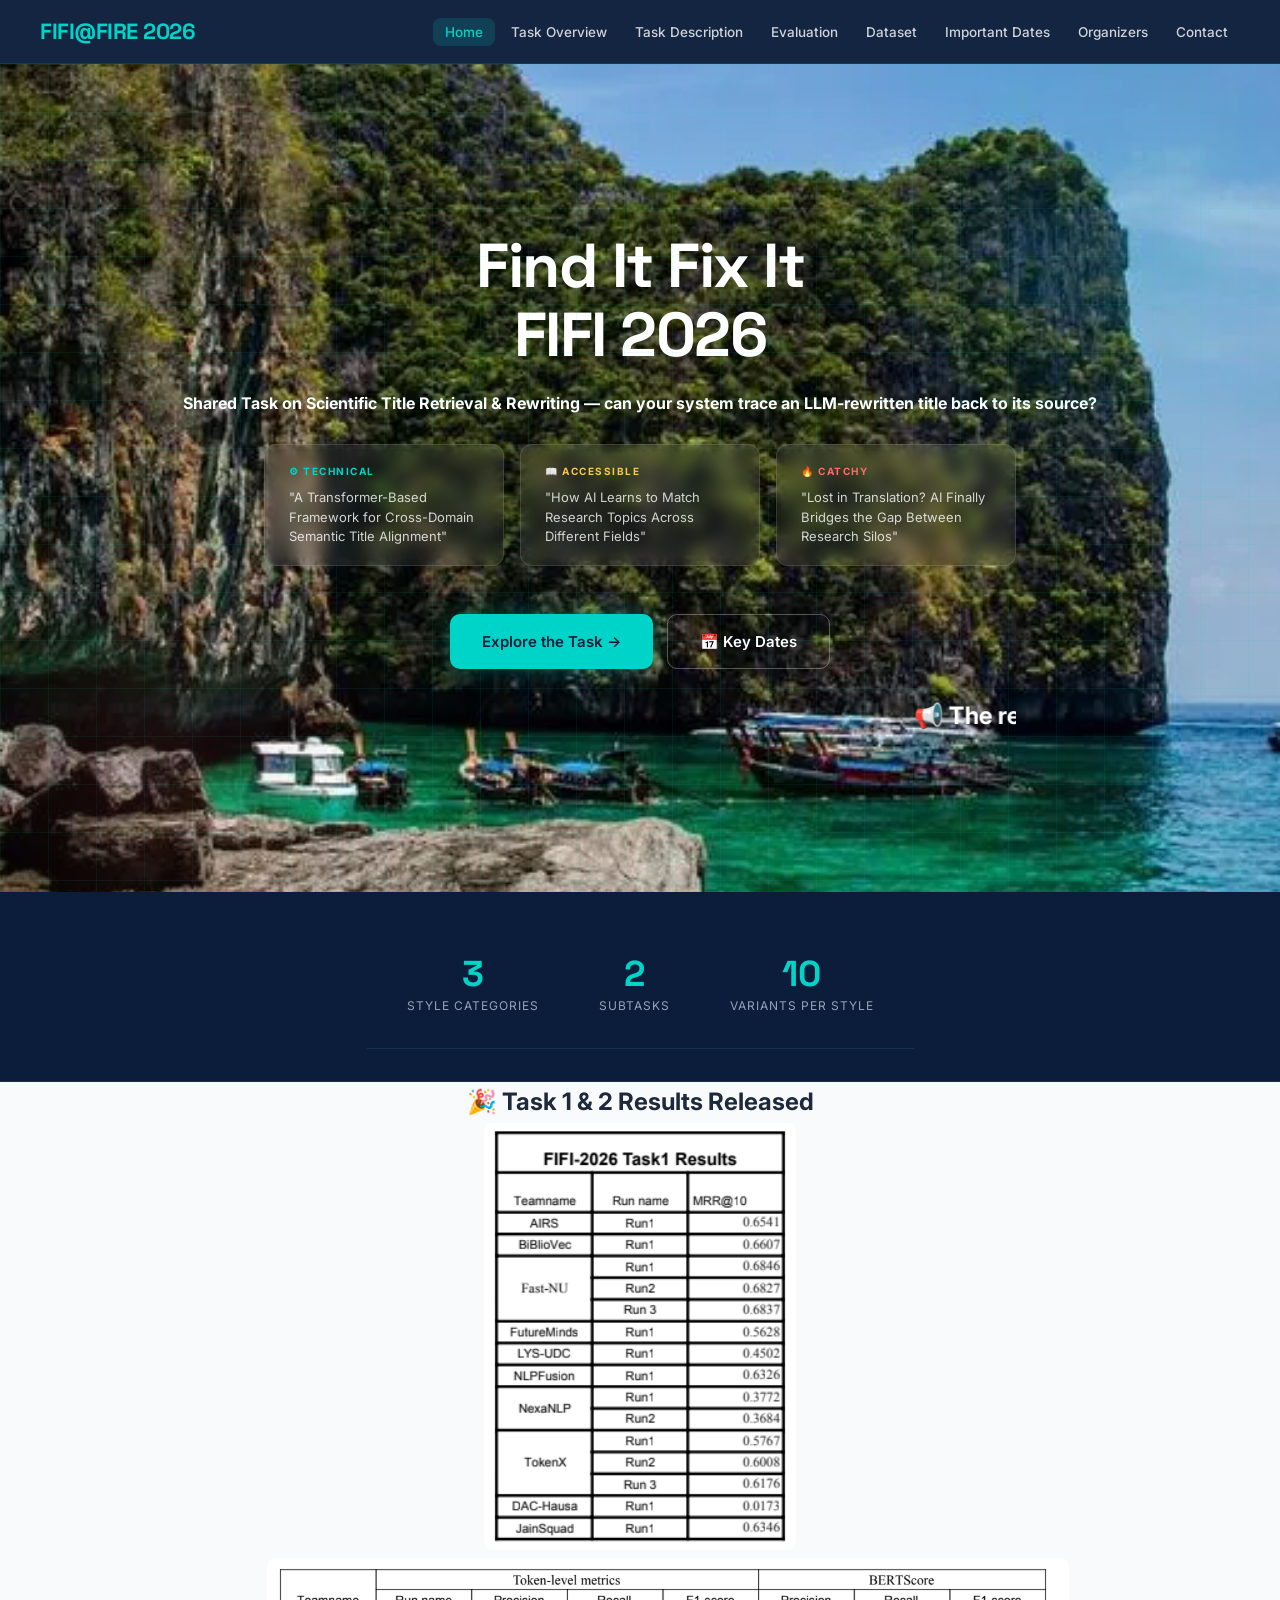
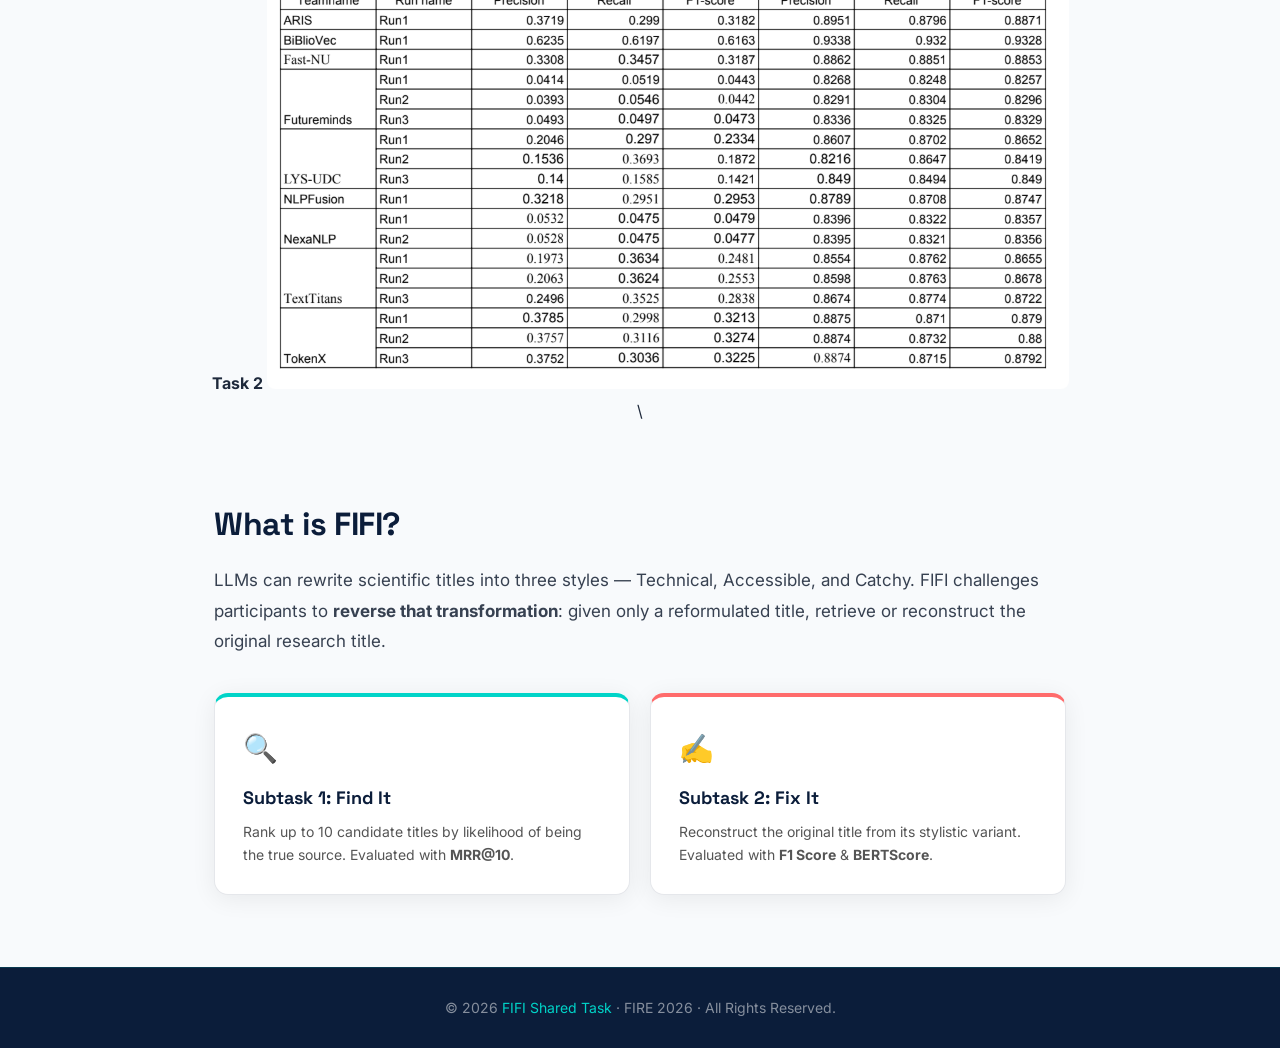
<file: index.html>
<!DOCTYPE html>
<html lang="en">
<head>
  <meta charset="UTF-8">
  <meta name="viewport" content="width=device-width, initial-scale=1.0">
  <title>FIFI 2026 — Scientific Title Retrieval & Rewriting</title>
  <link rel="stylesheet" href="style.css">
</head>
<body>

<nav>
  <div class="logo">FIFI@FIRE 2026</div>
  <ul>
    <li><a href="index.html" class="active">Home</a></li>
    <li><a href="overview.html">Task Overview</a></li>
    <li><a href="task.html">Task Description</a></li>
    <li><a href="eval.html">Evaluation</a></li>
    <li><a href="dataset.html">Dataset</a></li>
    <li><a href="dates.html">Important Dates</a></li>
    <li><a href="organizers.html">Organizers</a></li>
    <li><a href="contact.html">Contact</a></li>
  </ul>
</nav>


<section class="hero" style="
    background-image: url('4a.jpg');
    background-size: cover;
    background-position: center;">
  <div class="hero-blob"></div>
 <h1>Find It Fix It <br>FIFI 2026</h1>
 <p><strong><font color='white' font-size= '14px'>
      Shared Task on Scientific Title Retrieval &amp; Rewriting — 
      can your system trace an LLM-rewritten title back to its source?
    </font></strong></p><br>
  <div class="hero-content">
  

    <!-- Signature element: animated floating title-style cards -->
    <div class="title-cards">
      <div class="tc">
        <div class="tc-label technical">⚙ Technical</div>
        <p>"A Transformer-Based Framework for Cross-Domain Semantic Title Alignment"</p>
      </div>
      <div class="tc">
        <div class="tc-label accessible">📖 Accessible</div>
        <p>"How AI Learns to Match Research Topics Across Different Fields"</p>
      </div>
      <div class="tc">
        <div class="tc-label catchy">🔥 Catchy</div>
        <p>"Lost in Translation? AI Finally Bridges the Gap Between Research Silos"</p>
      </div>
    </div>

    <div class="hero-btns">
    
      <a href="overview.html" class="btn btn-primary">Explore the Task →</a>
      <a href="dates.html" class="btn btn-outline">📅 Key Dates</a>
    </div>
<br>
    <marquee><font color='white'><h2>📢 The results for Task 2 are now available (Scroll Down)</h2></font></marquee>
     
  </div>
</section>

<!-- Stats strip -->
<div class="stats-strip">

  
<div class="stats-strip">
  <div class="stat">
    <div class="stat-num">3</div>
    <div class="stat-label">Style categories</div>
  </div>
  <div class="stat">
    <div class="stat-num">2</div>
    <div class="stat-label">Subtasks</div>
  </div>
  <div class="stat">
    <div class="stat-num">10</div>
    <div class="stat-label">Variants per style</div>
  </div>
</div>
</div>

  <div style="text-align: center;">
    <h2>
        🎉 Task 1 & 2 Results Released
    </h2>

  <div class='row'>
    <div class=col-md-4>
      <img src="image.png"
           alt="Task 2 Results"
           style="max-width: 100%; height: auto; border-radius: 8px;"/>
    </div>
    <div class=col-md-4>
      <b> Task 2</b>
      <img src="task2-result.png"
           alt="Task 2 Results"
         style="max-width: 100%; height: auto; border-radius: 8px;"/>
    </div>\
  </div>
    
</div>


<!-- Quick-glance section -->
<section style="max-width:900px;margin:0 auto;padding:72px 24px;">
  <h2 style="font-family:'Space Grotesk',sans-serif;font-size:32px;font-weight:800;color:#0b1d3a;margin-bottom:14px;letter-spacing:-0.5px;">
    What is FIFI?
  </h2>
  <p style="font-size:17px;color:#374151;line-height:1.8;margin-bottom:36px;">
    LLMs can rewrite scientific titles into three styles — Technical, Accessible, and Catchy. 
    FIFI challenges participants to <strong>reverse that transformation</strong>: given only 
    a reformulated title, retrieve or reconstruct the original research title.
  </p>

  <div style="display:grid;grid-template-columns:1fr 1fr;gap:20px;">
    <div style="background:white;border-radius:14px;padding:28px;border:1px solid #e5e7eb;box-shadow:0 4px 24px rgba(0,0,0,0.07);border-top:4px solid #00d4c8;">
      <div style="font-size:28px;margin-bottom:10px;">🔍</div>
      <h3 style="font-family:'Space Grotesk',sans-serif;font-size:18px;font-weight:700;color:#0b1d3a;margin-bottom:8px;">Subtask 1: Find It</h3>
      <p style="font-size:14px;color:#555;line-height:1.6;">Rank up to 10 candidate titles by likelihood of being the true source. Evaluated with <strong>MRR@10</strong>.</p>
    </div>
    <div style="background:white;border-radius:14px;padding:28px;border:1px solid #e5e7eb;box-shadow:0 4px 24px rgba(0,0,0,0.07);border-top:4px solid #ff6b6b;">
      <div style="font-size:28px;margin-bottom:10px;">✍️</div>
      <h3 style="font-family:'Space Grotesk',sans-serif;font-size:18px;font-weight:700;color:#0b1d3a;margin-bottom:8px;">Subtask 2: Fix It</h3>
      <p style="font-size:14px;color:#555;line-height:1.6;">Reconstruct the original title from its stylistic variant. Evaluated with <strong>F1 Score</strong> &amp; <strong>BERTScore</strong>.</p>
    </div>
  </div>
</section>

<footer>
  <p>© 2026 <span>FIFI Shared Task</span> · FIRE 2026 · All Rights Reserved.</p>
</footer>

</body>
</html>
</file>
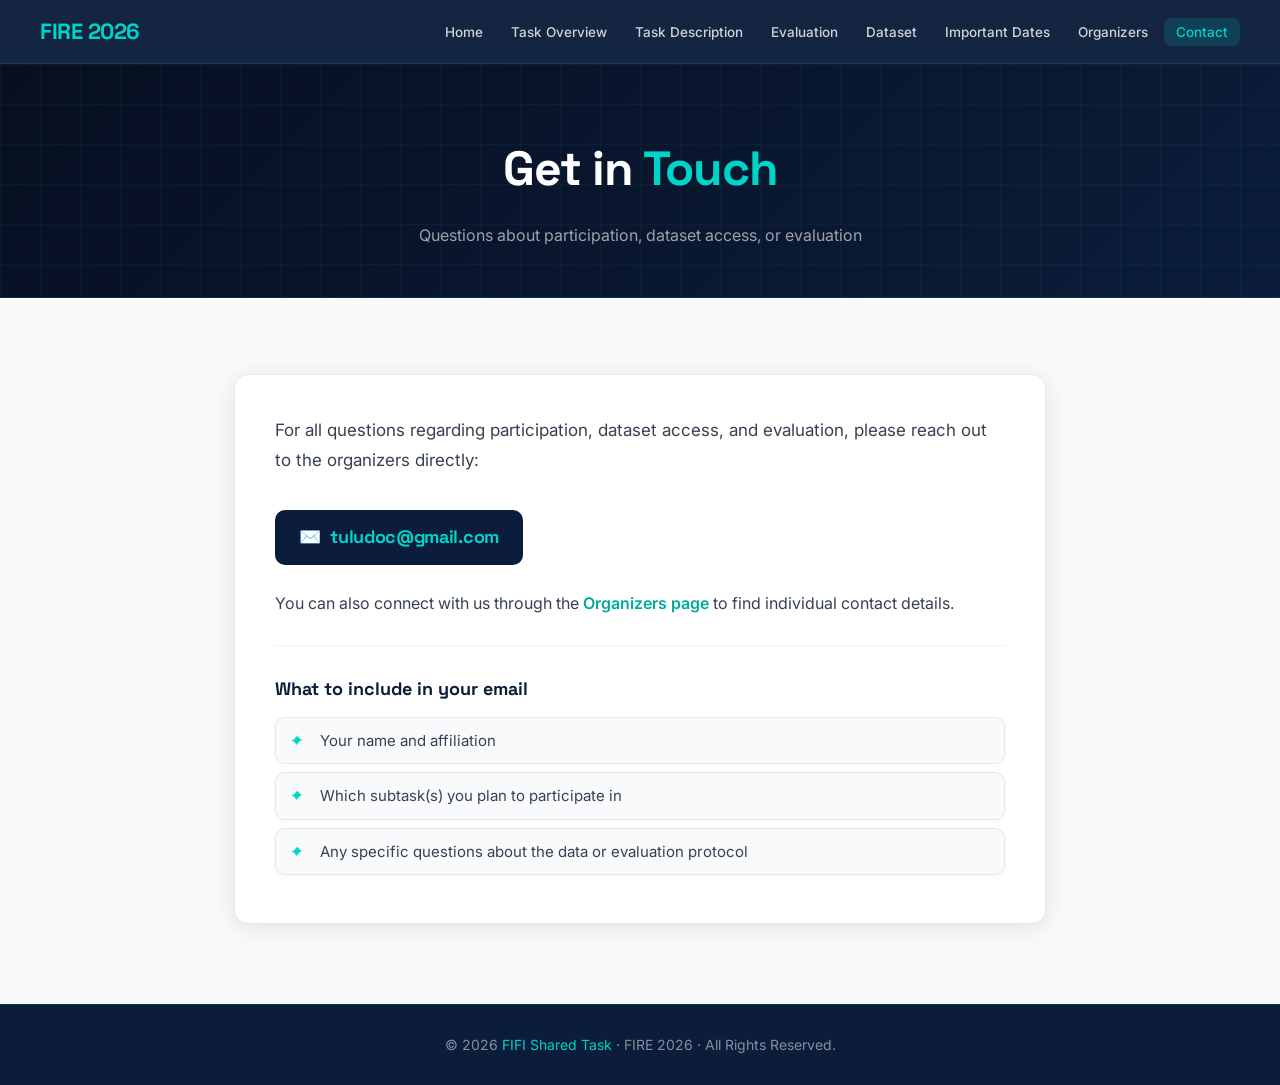
<file: contact.html>
<!DOCTYPE html>
<html lang="en">
<head>
  <meta charset="UTF-8">
  <meta name="viewport" content="width=device-width, initial-scale=1.0">
  <title>Contact — FIFI 2026</title>
  <link rel="stylesheet" href="style.css">
</head>
<body>

<nav>
  <div class="logo">FIRE 2026</div>
  <ul>
    <li><a href="index.html">Home</a></li>
    <li><a href="overview.html">Task Overview</a></li>
    <li><a href="task.html">Task Description</a></li>
    <li><a href="eval.html">Evaluation</a></li>
    <li><a href="dataset.html">Dataset</a></li>
    <li><a href="dates.html">Important Dates</a></li>
    <li><a href="organizers.html">Organizers</a></li>
    <li><a href="contact.html" class="active">Contact</a></li>
  </ul>
</nav>

<div class="page-hero">
  <h1>Get in <span class="accent">Touch</span></h1>
  <p>Questions about participation, dataset access, or evaluation</p>
</div>

<section class="content">

  <div class="contact-box">
    <p style="font-size:17px;color:#374151;">
      For all questions regarding participation, dataset access, and evaluation, 
      please reach out to the organizers directly:
    </p>

    <div class="email-badge">
      ✉️ &nbsp;tuludoc@gmail.com
    </div>

    <p>
      You can also connect with us through the 
      <a href="organizers.html">Organizers page</a> to find individual contact details.
    </p>

    <hr style="border:none;border-top:1px solid #f0f0f0;margin:28px 0;">

    <h3 style="font-family:'Space Grotesk',sans-serif;font-size:18px;font-weight:700;color:#0b1d3a;margin-bottom:12px;">What to include in your email</h3>
    <ul style="list-style:none;margin:0;padding:0;">
      <li style="padding:10px 16px 10px 44px;background:#f8fafc;border-radius:10px;margin-bottom:8px;border:1px solid #e5e7eb;font-size:15px;color:#374151;position:relative;">
        <span style="position:absolute;left:14px;color:#00d4c8;">✦</span>
        Your name and affiliation
      </li>
      <li style="padding:10px 16px 10px 44px;background:#f8fafc;border-radius:10px;margin-bottom:8px;border:1px solid #e5e7eb;font-size:15px;color:#374151;position:relative;">
        <span style="position:absolute;left:14px;color:#00d4c8;">✦</span>
        Which subtask(s) you plan to participate in
      </li>
      <li style="padding:10px 16px 10px 44px;background:#f8fafc;border-radius:10px;margin-bottom:8px;border:1px solid #e5e7eb;font-size:15px;color:#374151;position:relative;">
        <span style="position:absolute;left:14px;color:#00d4c8;">✦</span>
        Any specific questions about the data or evaluation protocol
      </li>
    </ul>
  </div>

</section>

<footer>
  <p>© 2026 <span>FIFI Shared Task</span> · FIRE 2026 · All Rights Reserved.</p>
</footer>

</body>
</html>
</file>
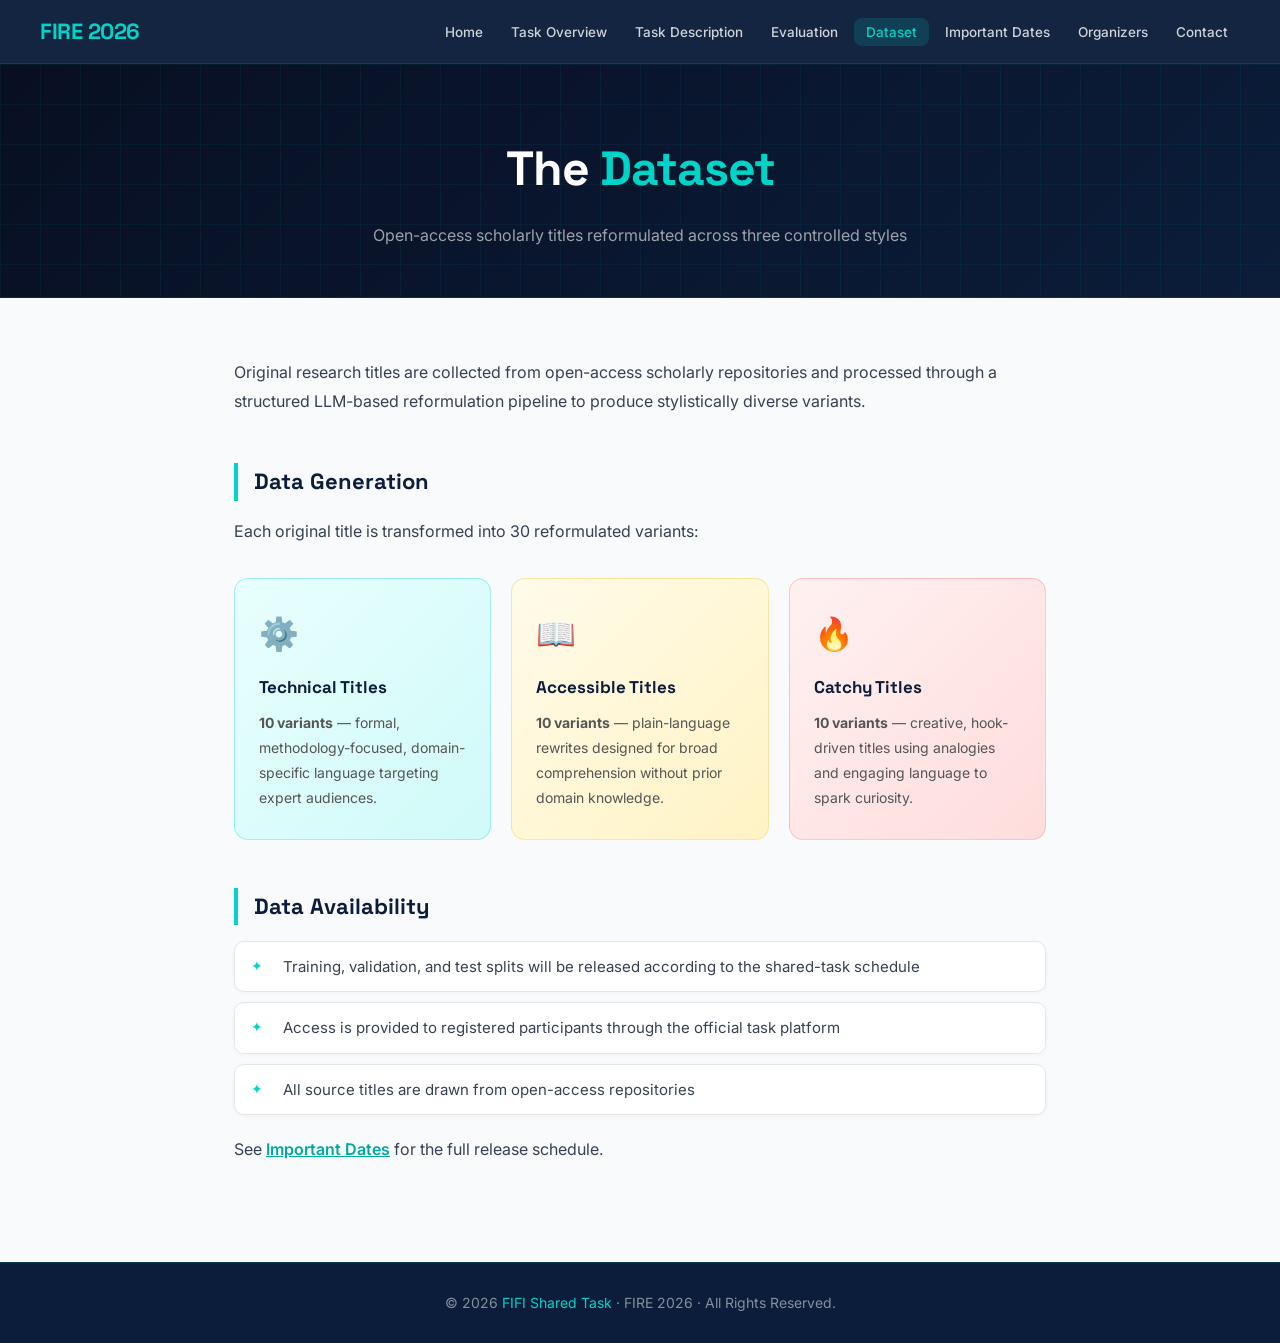
<file: dataset.html>
<!DOCTYPE html>
<html lang="en">
<head>
  <meta charset="UTF-8">
  <meta name="viewport" content="width=device-width, initial-scale=1.0">
  <title>Dataset — FIFI 2026</title>
  <link rel="stylesheet" href="style.css">
</head>
<body>

<nav>
  <div class="logo">FIRE 2026</div>
  <ul>
    <li><a href="index.html">Home</a></li>
    <li><a href="overview.html">Task Overview</a></li>
    <li><a href="task.html">Task Description</a></li>
    <li><a href="eval.html">Evaluation</a></li>
    <li><a href="dataset.html" class="active">Dataset</a></li>
    <li><a href="dates.html">Important Dates</a></li>
    <li><a href="organizers.html">Organizers</a></li>
    <li><a href="contact.html">Contact</a></li>
  </ul>
</nav>

<div class="page-hero">
  <h1>The <span class="accent">Dataset</span></h1>
  <p>Open-access scholarly titles reformulated across three controlled styles</p>
</div>

<section class="content">

  <p>
    Original research titles are collected from open-access scholarly repositories 
    and processed through a structured LLM-based reformulation pipeline to produce 
    stylistically diverse variants.
  </p>

  <h2>Data Generation</h2>

  <p>Each original title is transformed into 30 reformulated variants:</p>

  <div class="style-cards">
    <div class="style-card technical">
      <div class="sc-icon">⚙️</div>
      <h3>Technical Titles</h3>
      <p><strong>10 variants</strong> — formal, methodology-focused, domain-specific language targeting expert audiences.</p>
    </div>
    <div class="style-card accessible">
      <div class="sc-icon">📖</div>
      <h3>Accessible Titles</h3>
      <p><strong>10 variants</strong> — plain-language rewrites designed for broad comprehension without prior domain knowledge.</p>
    </div>
    <div class="style-card catchy">
      <div class="sc-icon">🔥</div>
      <h3>Catchy Titles</h3>
      <p><strong>10 variants</strong> — creative, hook-driven titles using analogies and engaging language to spark curiosity.</p>
    </div>
  </div>

  <h2>Data Availability</h2>

  <ul>
    <li>Training, validation, and test splits will be released according to the shared-task schedule</li>
    <li>Access is provided to registered participants through the official task platform</li>
    <li>All source titles are drawn from open-access repositories</li>
  </ul>

  <p>
    See <a href="dates.html" style="color:var(--teal2);font-weight:600;">Important Dates</a> for the full release schedule.
  </p>

</section>

<footer>
  <p>© 2026 <span>FIFI Shared Task</span> · FIRE 2026 · All Rights Reserved.</p>
</footer>

</body>
</html>
</file>
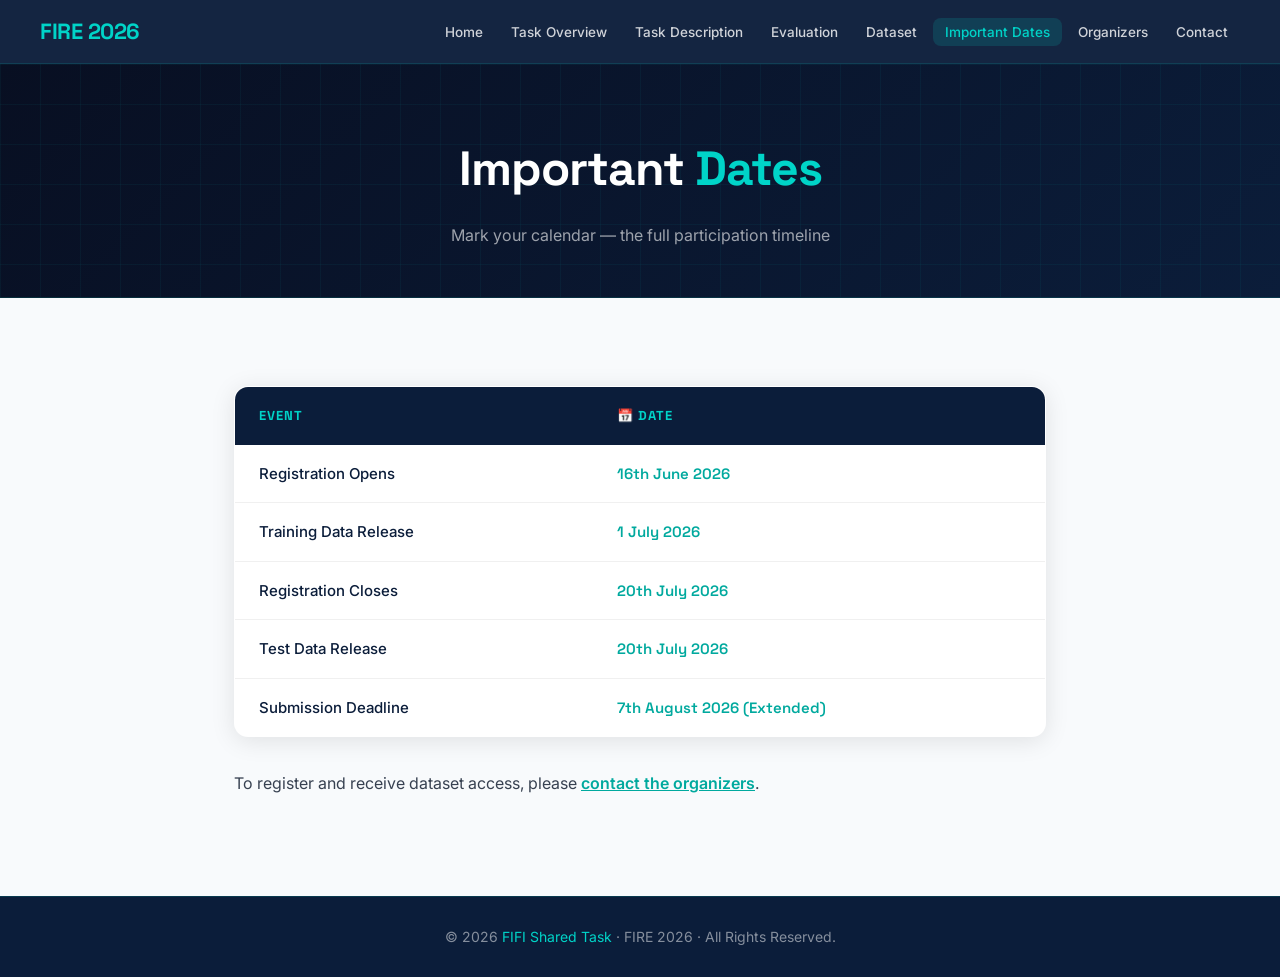
<file: dates.html>
<!DOCTYPE html>
<html lang="en">
<head>
  <meta charset="UTF-8">
  <meta name="viewport" content="width=device-width, initial-scale=1.0">
  <title>Important Dates — FIFI 2026</title>
  <link rel="stylesheet" href="style.css">
</head>
<body>

<nav>
  <div class="logo">FIRE 2026</div>
  <ul>
    <li><a href="index.html">Home</a></li>
    <li><a href="overview.html">Task Overview</a></li>
    <li><a href="task.html">Task Description</a></li>
    <li><a href="eval.html">Evaluation</a></li>
    <li><a href="dataset.html">Dataset</a></li>
    <li><a href="dates.html" class="active">Important Dates</a></li>
    <li><a href="organizers.html">Organizers</a></li>
    <li><a href="contact.html">Contact</a></li>
  </ul>
</nav>

<div class="page-hero">
  <h1>Important <span class="accent">Dates</span></h1>
  <p>Mark your calendar — the full participation timeline</p>
</div>

<section class="content">

  <table class="dates-table">
    <thead>
      <tr>
        <th>Event</th>
        <th>📅 Date</th>
      </tr>
    </thead>
    <tbody>
      <tr>
        <td>Registration Opens</td>
        <td>16th June 2026</td>
      </tr>
      <tr>
        <td>Training Data Release</td>
        <td>1 July 2026</td>
      </tr>
      <tr>
        <td>Registration Closes</td>
        <td>20th July 2026</td>
      </tr>
      <tr>
        <td>Test Data Release</td>
        <td>20th July 2026</td>
      </tr>
      <tr>
        <td>Submission Deadline</td>
        <td>7th August 2026 (Extended)</td>
      </tr>
    </tbody>
  </table>

  <p style="margin-top:32px;">
    To register and receive dataset access, please <a href="contact.html" style="color:var(--teal2);font-weight:600;">contact the organizers</a>.
  </p>

</section>

<footer>
  <p>© 2026 <span>FIFI Shared Task</span> · FIRE 2026 · All Rights Reserved.</p>
</footer>

</body>
</html>
</file>
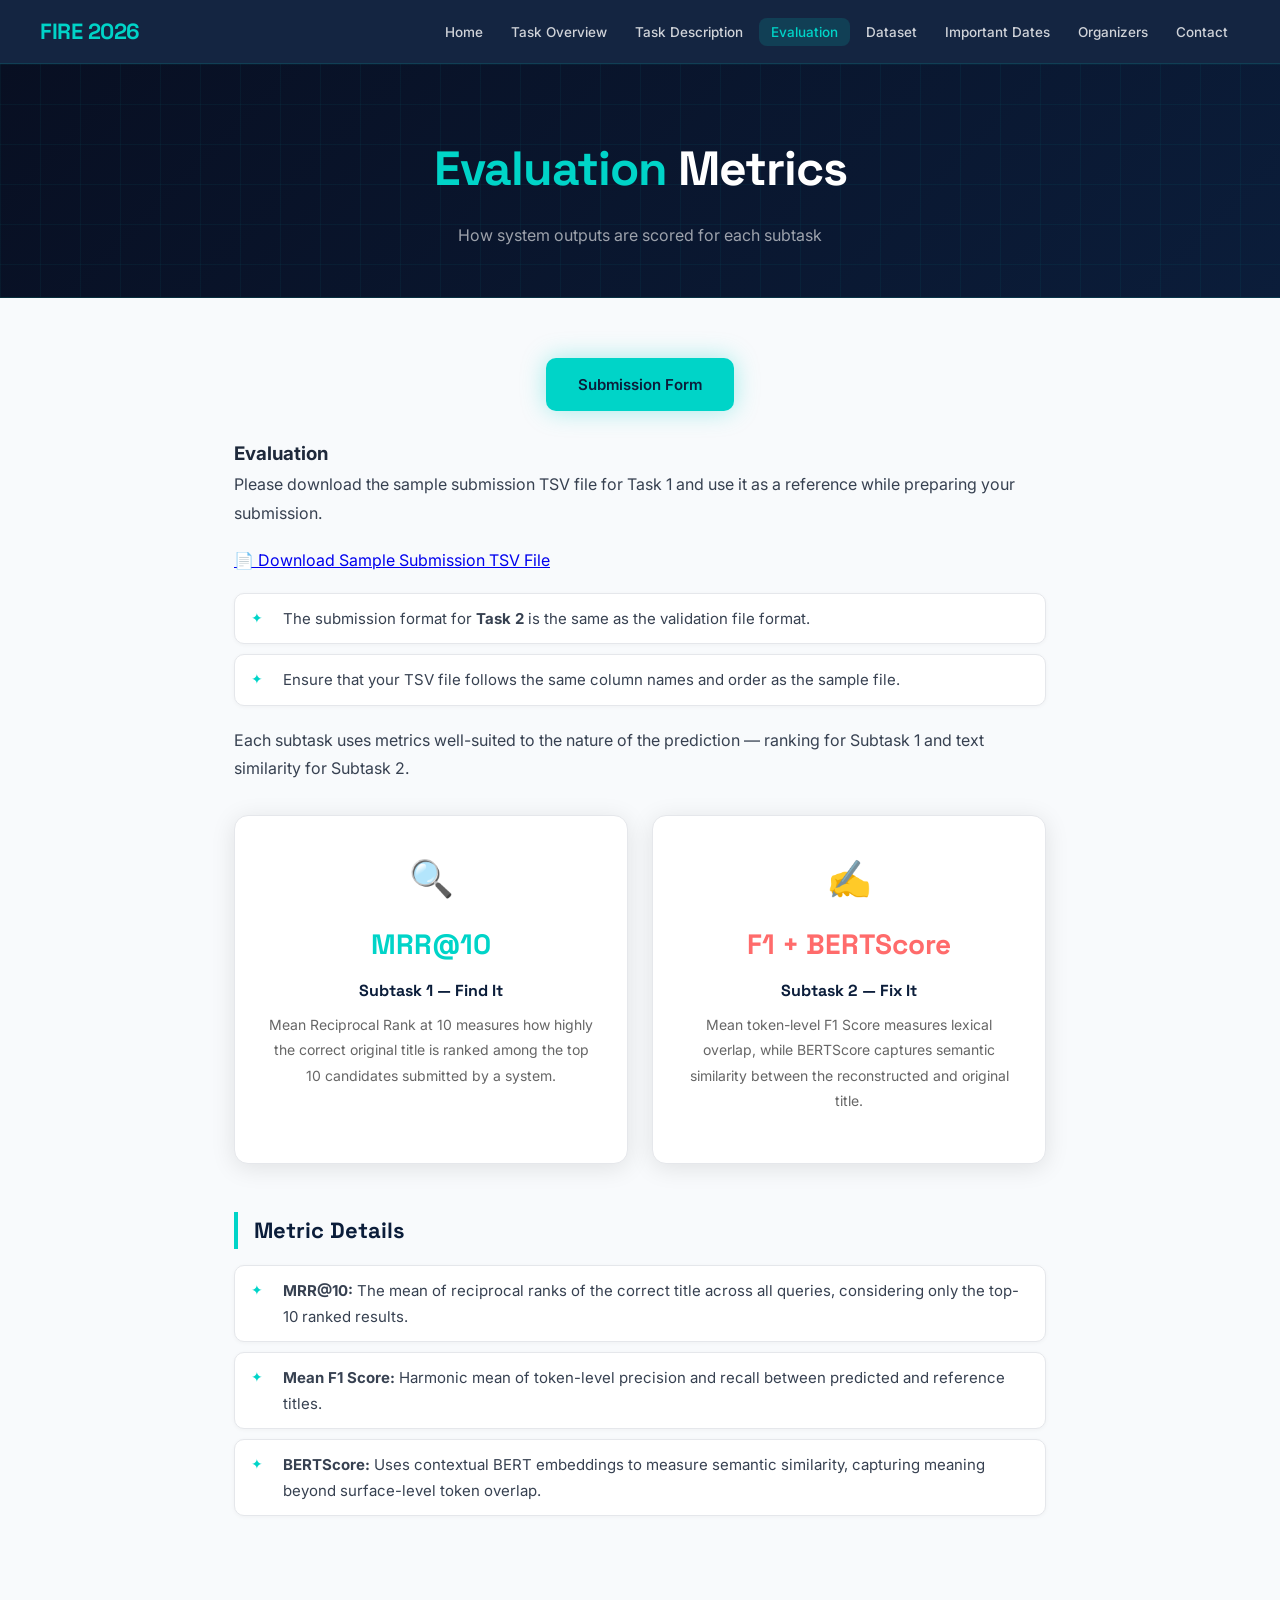
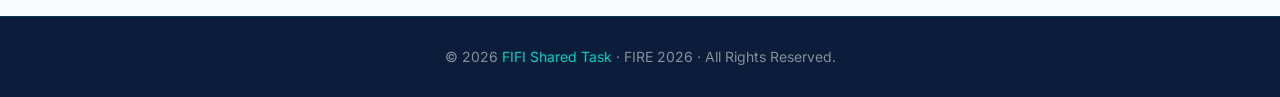
<file: eval.html>
<!DOCTYPE html>
<html lang="en">
<head>
  <meta charset="UTF-8">
  <meta name="viewport" content="width=device-width, initial-scale=1.0">
  <title>Evaluation — FIFI 2026</title>
  <link rel="stylesheet" href="style.css">
</head>
<body>

<nav>
  <div class="logo">FIRE 2026</div>
  <ul>
    <li><a href="index.html">Home</a></li>
    <li><a href="overview.html">Task Overview</a></li>
    <li><a href="task.html">Task Description</a></li>
    <li><a href="eval.html" class="active">Evaluation</a></li>
    <li><a href="dataset.html">Dataset</a></li>
    <li><a href="dates.html">Important Dates</a></li>
    <li><a href="organizers.html">Organizers</a></li>
    <li><a href="contact.html">Contact</a></li>
  </ul>
</nav>

<div class="page-hero">
  <h1><span class="accent">Evaluation</span> Metrics</h1>
  <p>How system outputs are scored for each subtask</p>
</div>

<section class="content">

 <div class="hero-btns">
      <a href="https://forms.gle/oGqS2TZ5ggwnsWyB8" target="_blank" class="btn btn-primary">Submission Form</a>
 </div>

  <br>
  <div>
    
    <h3>Evaluation</h3>

<p>
    Please download the sample submission TSV file for Task 1 and use it as a reference while preparing your submission.
</p>
<p>
    <a href="sample_submission.tsv" download>
        📄 Download Sample Submission TSV File
    </a>
</p>
<ul>
    <li>The submission format for <strong>Task 2</strong> is the same as the validation file format.</li>
    <li>Ensure that your TSV file follows the same column names and order as the sample file.</li>
</ul>


  </div>



  
  <p>
    Each subtask uses metrics well-suited to the nature of the prediction — ranking for 
    Subtask 1 and text similarity for Subtask 2.
  </p>

  <div class="eval-grid">
    <div class="eval-card st1">
      <div style="font-size:36px;margin-bottom:12px;">🔍</div>
      <div class="metric">MRR@10</div>
      <h3 style="font-family:'Space Grotesk',sans-serif;font-size:16px;font-weight:700;color:#0b1d3a;margin:8px 0;">Subtask 1 — Find It</h3>
      <p>Mean Reciprocal Rank at 10 measures how highly the correct original title is ranked among the top 10 candidates submitted by a system.</p>
    </div>
    <div class="eval-card st2a">
      <div style="font-size:36px;margin-bottom:12px;">✍️</div>
      <div class="metric">F1 + BERTScore</div>
      <h3 style="font-family:'Space Grotesk',sans-serif;font-size:16px;font-weight:700;color:#0b1d3a;margin:8px 0;">Subtask 2 — Fix It</h3>
      <p>Mean token-level F1 Score measures lexical overlap, while BERTScore captures semantic similarity between the reconstructed and original title.</p>
    </div>
  </div>

  <h2>Metric Details</h2>

  <ul>
    <li><strong>MRR@10:</strong> The mean of reciprocal ranks of the correct title across all queries, considering only the top-10 ranked results.</li>
    <li><strong>Mean F1 Score:</strong> Harmonic mean of token-level precision and recall between predicted and reference titles.</li>
    <li><strong>BERTScore:</strong> Uses contextual BERT embeddings to measure semantic similarity, capturing meaning beyond surface-level token overlap.</li>
  </ul>

</section>

<footer>
  <p>© 2026 <span>FIFI Shared Task</span> · FIRE 2026 · All Rights Reserved.</p>
</footer>

</body>
</html>
</file>
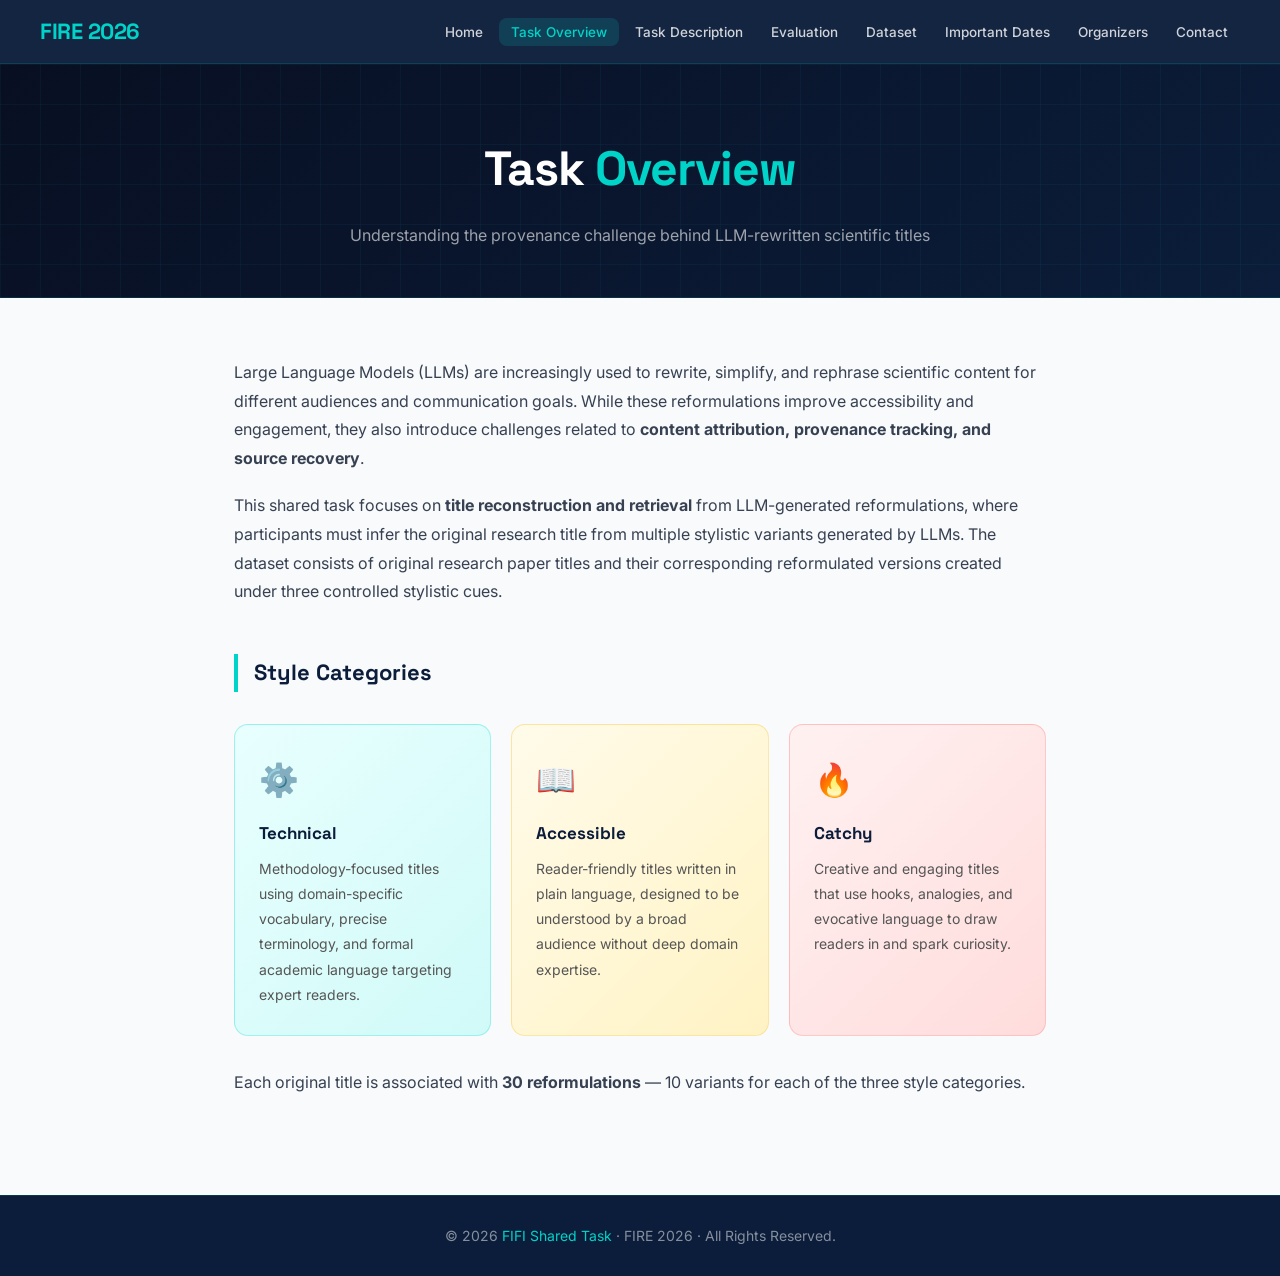
<file: overview.html>
<!DOCTYPE html>
<html lang="en">
<head>
  <meta charset="UTF-8">
  <meta name="viewport" content="width=device-width, initial-scale=1.0">
  <title>Task Overview — FIFI 2026</title>
  <link rel="stylesheet" href="style.css">
</head>
<body>

<nav>
  <div class="logo">FIRE 2026</div>
  <ul>
    <li><a href="index.html">Home</a></li>
    <li><a href="overview.html" class="active">Task Overview</a></li>
    <li><a href="task.html">Task Description</a></li>
    <li><a href="eval.html">Evaluation</a></li>
    <li><a href="dataset.html">Dataset</a></li>
    <li><a href="dates.html">Important Dates</a></li>
    <li><a href="organizers.html">Organizers</a></li>
    <li><a href="contact.html">Contact</a></li>
  </ul>
</nav>

<div class="page-hero">
  <h1>Task <span class="accent">Overview</span></h1>
  <p>Understanding the provenance challenge behind LLM-rewritten scientific titles</p>
</div>

<section class="content">

  <p>
    Large Language Models (LLMs) are increasingly used to rewrite, simplify, and rephrase 
    scientific content for different audiences and communication goals. While these reformulations 
    improve accessibility and engagement, they also introduce challenges related to 
    <strong>content attribution, provenance tracking, and source recovery</strong>.
  </p>

  <p>
    This shared task focuses on <strong>title reconstruction and retrieval</strong> from 
    LLM-generated reformulations, where participants must infer the original research title 
    from multiple stylistic variants generated by LLMs. The dataset consists of original 
    research paper titles and their corresponding reformulated versions created under three 
    controlled stylistic cues.
  </p>

  <h2>Style Categories</h2>

  <div class="style-cards">
    <div class="style-card technical">
      <div class="sc-icon">⚙️</div>
      <h3>Technical</h3>
      <p>Methodology-focused titles using domain-specific vocabulary, precise terminology, and formal academic language targeting expert readers.</p>
    </div>
    <div class="style-card accessible">
      <div class="sc-icon">📖</div>
      <h3>Accessible</h3>
      <p>Reader-friendly titles written in plain language, designed to be understood by a broad audience without deep domain expertise.</p>
    </div>
    <div class="style-card catchy">
      <div class="sc-icon">🔥</div>
      <h3>Catchy</h3>
      <p>Creative and engaging titles that use hooks, analogies, and evocative language to draw readers in and spark curiosity.</p>
    </div>
  </div>

  <p>
    Each original title is associated with <strong>30 reformulations</strong> — 
    10 variants for each of the three style categories.
  </p>

</section>

<footer>
  <p>© 2026 <span>FIFI Shared Task</span> · FIRE 2026 · All Rights Reserved.</p>
</footer>

</body>
</html>
</file>
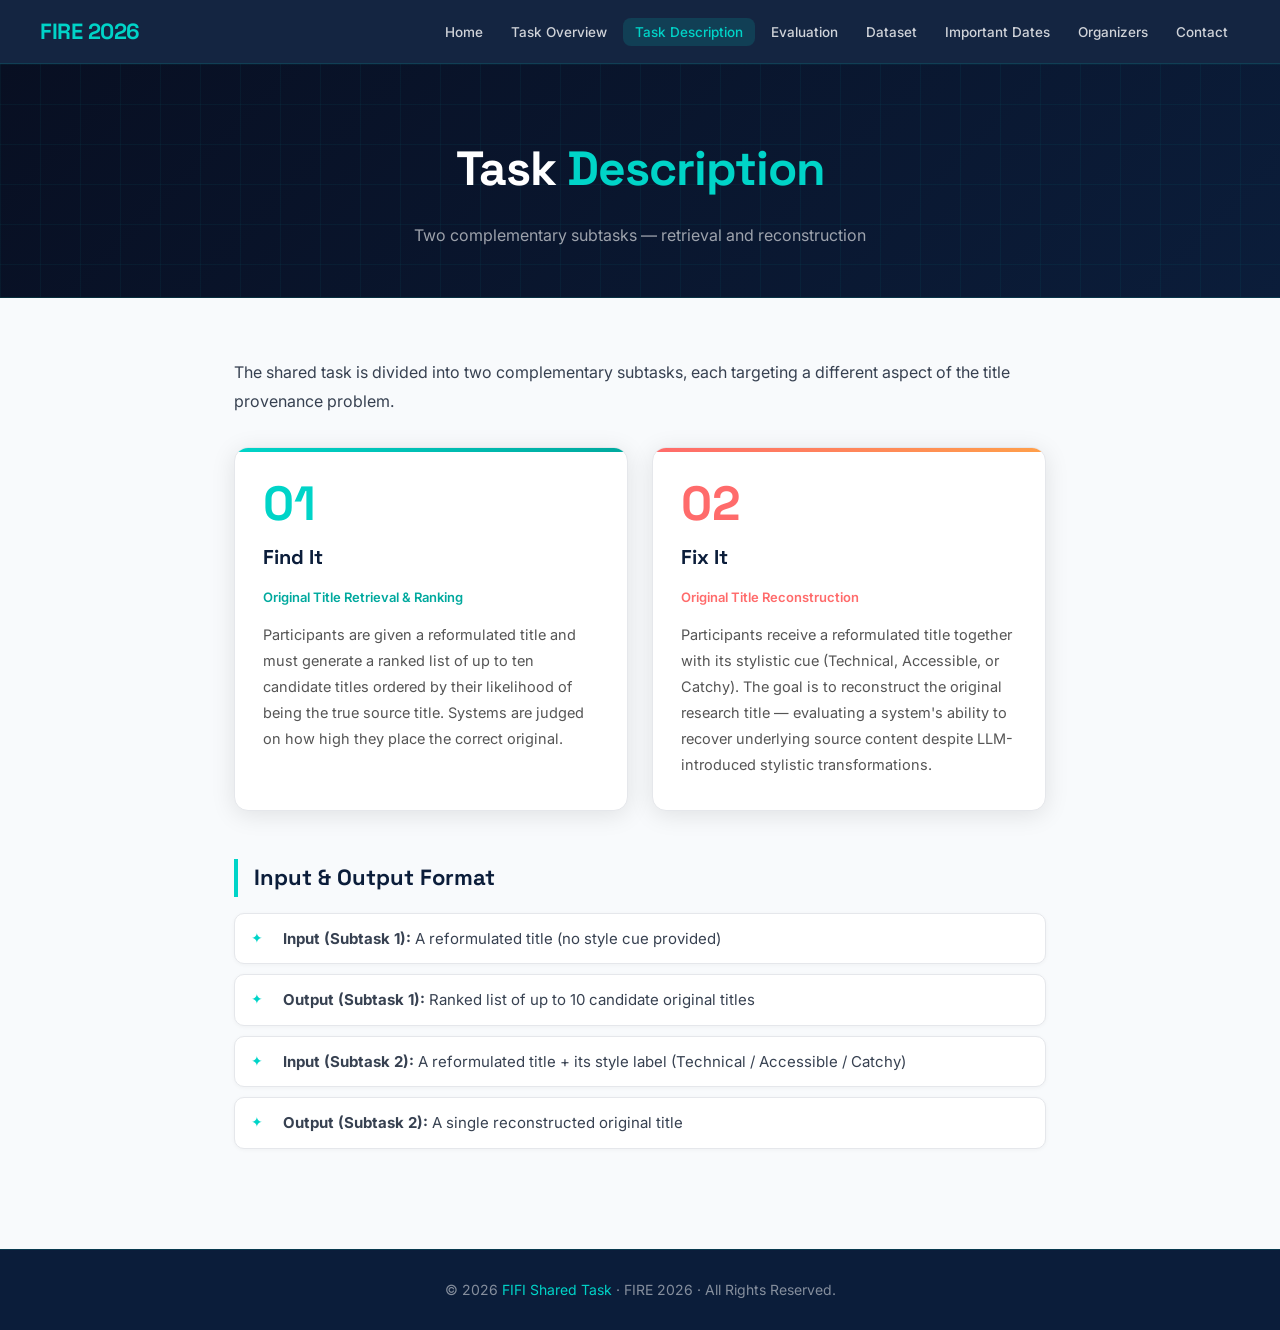
<file: task.html>
<!DOCTYPE html>
<html lang="en">
<head>
  <meta charset="UTF-8">
  <meta name="viewport" content="width=device-width, initial-scale=1.0">
  <title>Task Description — FIFI 2026</title>
  <link rel="stylesheet" href="style.css">
</head>
<body>

<nav>
  <div class="logo">FIRE 2026</div>
  <ul>
    <li><a href="index.html">Home</a></li>
    <li><a href="overview.html">Task Overview</a></li>
    <li><a href="task.html" class="active">Task Description</a></li>
    <li><a href="eval.html">Evaluation</a></li>
    <li><a href="dataset.html">Dataset</a></li>
    <li><a href="dates.html">Important Dates</a></li>
    <li><a href="organizers.html">Organizers</a></li>
    <li><a href="contact.html">Contact</a></li>
  </ul>
</nav>

<div class="page-hero">
  <h1>Task <span class="accent">Description</span></h1>
  <p>Two complementary subtasks — retrieval and reconstruction</p>
</div>

<section class="content">

  <p>
    The shared task is divided into two complementary subtasks, each targeting a 
    different aspect of the title provenance problem.
  </p>

  <div class="subtask-grid">
    <div class="subtask-card find">
      <div class="subtask-num">01</div>
      <h2>Find It</h2>
      <p style="font-size:13px;color:var(--teal2);font-weight:600;margin-bottom:12px;">Original Title Retrieval &amp; Ranking</p>
      <p>
        Participants are given a reformulated title and must generate a ranked list of 
        up to ten candidate titles ordered by their likelihood of being the true source title. 
        Systems are judged on how high they place the correct original.
      </p>
    </div>
    <div class="subtask-card fix">
      <div class="subtask-num">02</div>
      <h2>Fix It</h2>
      <p style="font-size:13px;color:var(--coral);font-weight:600;margin-bottom:12px;">Original Title Reconstruction</p>
      <p>
        Participants receive a reformulated title together with its stylistic cue 
        (Technical, Accessible, or Catchy). The goal is to reconstruct the original 
        research title — evaluating a system's ability to recover underlying source content 
        despite LLM-introduced stylistic transformations.
      </p>
    </div>
  </div>

  <h2>Input &amp; Output Format</h2>

  <ul>
    <li><strong>Input (Subtask 1):</strong> A reformulated title (no style cue provided)</li>
    <li><strong>Output (Subtask 1):</strong> Ranked list of up to 10 candidate original titles</li>
    <li><strong>Input (Subtask 2):</strong> A reformulated title + its style label (Technical / Accessible / Catchy)</li>
    <li><strong>Output (Subtask 2):</strong> A single reconstructed original title</li>
  </ul>

</section>

<footer>
  <p>© 2026 <span>FIFI Shared Task</span> · FIRE 2026 · All Rights Reserved.</p>
</footer>

</body>
</html>
</file>
<file: style.css>
/* ============================================================
   FIFI 2026 — Vibrant Redesign
   Palette: Navy · Teal · Coral · Gold · Off-white
   ============================================================ */

@import url('https://fonts.googleapis.com/css2?family=Space+Grotesk:wght@400;500;600;700;800&family=Inter:wght@300;400;500;600&display=swap');

/* ── Tokens ──────────────────────────────────────────────── */
:root {
  --navy:    #0b1d3a;
  --navy2:   #112347;
  --teal:    #00d4c8;
  --teal2:   #00a99e;
  --coral:   #ff6b6b;
  --gold:    #f7c948;
  --offwhite:#f8fafc;
  --muted:   #94a3b8;
  --card-bg: #ffffff;
  --text:    #1e293b;
  --radius:  14px;
  --shadow:  0 4px 24px rgba(0,0,0,0.10);
}

/* ── Reset ───────────────────────────────────────────────── */
*, *::before, *::after { margin:0; padding:0; box-sizing:border-box; }

html { scroll-behavior:smooth; }

body {
  font-family: 'Inter', sans-serif;
  background: var(--offwhite);
  color: var(--text);
  line-height: 1.7;
  font-size: 16px;
}

/* ── NAV ─────────────────────────────────────────────────── */
nav {
  position: sticky;
  top: 0;
  z-index: 100;
  background: rgba(11, 29, 58, 0.96);
  backdrop-filter: blur(12px);
  -webkit-backdrop-filter: blur(12px);
  padding: 0 40px;
  display: flex;
  justify-content: space-between;
  align-items: center;
  height: 64px;
  border-bottom: 1px solid rgba(0,212,200,0.15);
}

.logo {
  font-family: 'Space Grotesk', sans-serif;
  font-size: 22px;
  font-weight: 800;
  color: var(--teal);
  letter-spacing: -0.5px;
  text-decoration: none;
}

nav ul {
  list-style: none;
  display: flex;
  gap: 4px;
  flex-wrap: wrap;
}

nav ul li a {
  color: rgba(255,255,255,0.80);
  text-decoration: none;
  font-size: 13.5px;
  font-weight: 500;
  padding: 6px 12px;
  border-radius: 8px;
  transition: background 0.2s, color 0.2s;
  white-space: nowrap;
}

nav ul li a:hover,
nav ul li a.active {
  background: rgba(0,212,200,0.15);
  color: var(--teal);
}

/* ── HERO (index only) ───────────────────────────────────── */
.hero {
  position: relative;
  min-height: 92vh;
  display: flex;
  flex-direction: column;
  align-items: center;
  justify-content: center;
  text-align: center;
  padding: 80px 24px 60px;
  background: linear-gradient(135deg, #080f22 0%, #0b1d3a 45%, #0d2d45 100%);
  overflow: hidden;
}

/* Animated background grid */
.hero::before {
  content: '';
  position: absolute;
  inset: 0;
  background-image:
    linear-gradient(rgba(0,212,200,0.07) 1px, transparent 1px),
    linear-gradient(90deg, rgba(0,212,200,0.07) 1px, transparent 1px);
  background-size: 48px 48px;
  animation: gridDrift 20s linear infinite;
}

@keyframes gridDrift {
  from { background-position: 0 0; }
  to   { background-position: 48px 48px; }
}

/* Glowing blobs */
.hero::after {
  content: '';
  position: absolute;
  width: 600px; height: 600px;
  border-radius: 50%;
  background: radial-gradient(circle, rgba(0,212,200,0.12) 0%, transparent 70%);
  top: -100px; right: -150px;
  pointer-events: none;
}

.hero-blob {
  position: absolute;
  width: 500px; height: 500px;
  border-radius: 50%;
  background: radial-gradient(circle, rgba(255,107,107,0.10) 0%, transparent 70%);
  bottom: -100px; left: -100px;
  pointer-events: none;
}

.hero-content { position: relative; z-index: 2; max-width: 860px; }

.hero-eyebrow {
  display: inline-flex;
  align-items: center;
  gap: 8px;
  background: rgba(0,212,200,0.12);
  border: 1px solid rgba(0,212,200,0.30);
  color: var(--teal);
  font-size: 12px;
  font-weight: 600;
  letter-spacing: 1.5px;
  text-transform: uppercase;
  padding: 6px 16px;
  border-radius: 100px;
  margin-bottom: 28px;
}

.hero h1 {
  font-family: 'Space Grotesk', sans-serif;
  font-size: clamp(32px, 5.5vw, 62px);
  font-weight: 800;
  color: #ffffff;
  line-height: 1.12;
  margin-bottom: 20px;
  letter-spacing: -1.5px;
}

.hero h1 span {
  background: linear-gradient(90deg, var(--teal), var(--gold));
  -webkit-background-clip: text;
  -webkit-text-fill-color: transparent;
  background-clip: text;
}

.hero-sub {
  font-size: 18px;
  color: rgba(255,255,255,0.65);
  margin-bottom: 48px;
  max-width: 600px;
  margin-left: auto;
  margin-right: auto;
}

/* Animated title cards — the signature element */
.title-cards {
  display: flex;
  gap: 16px;
  justify-content: center;
  flex-wrap: wrap;
  margin-bottom: 48px;
  position: relative;
  z-index: 2;
}

.tc {
  background: rgba(255,255,255,0.06);
  border: 1px solid rgba(255,255,255,0.12);
  backdrop-filter: blur(8px);
  border-radius: 12px;
  padding: 18px 24px;
  max-width: 240px;
  text-align: left;
  animation: tcFloat 4s ease-in-out infinite;
}

.tc:nth-child(2) { animation-delay: 1.3s; }
.tc:nth-child(3) { animation-delay: 2.6s; }

@keyframes tcFloat {
  0%, 100% { transform: translateY(0); }
  50%       { transform: translateY(-8px); }
}

.tc-label {
  font-size: 10px;
  font-weight: 700;
  letter-spacing: 1.5px;
  text-transform: uppercase;
  margin-bottom: 8px;
}

.tc-label.technical  { color: var(--teal); }
.tc-label.accessible { color: var(--gold); }
.tc-label.catchy     { color: var(--coral); }

.tc p { font-size: 13px; color: rgba(255,255,255,0.80); line-height: 1.5; }

.hero-btns {
  display: flex;
  gap: 14px;
  justify-content: center;
  flex-wrap: wrap;
  position: relative;
  z-index: 2;
}

.btn {
  display: inline-flex;
  align-items: center;
  gap: 8px;
  padding: 14px 32px;
  border-radius: 10px;
  font-size: 15px;
  font-weight: 600;
  text-decoration: none;
  transition: transform 0.2s, box-shadow 0.2s;
  cursor: pointer;
}

.btn:hover { transform: translateY(-2px); }

.btn-primary {
  background: var(--teal);
  color: var(--navy);
  box-shadow: 0 0 24px rgba(0,212,200,0.35);
}

.btn-primary:hover { box-shadow: 0 0 36px rgba(0,212,200,0.55); }

.btn-outline {
  background: transparent;
  color: #fff;
  border: 1.5px solid rgba(255,255,255,0.30);
}

.btn-outline:hover { border-color: var(--teal); color: var(--teal); }

/* ── STATS STRIP ─────────────────────────────────────────── */
.stats-strip {
  background: var(--navy);
  padding: 32px 40px;
  display: flex;
  justify-content: center;
  gap: 60px;
  flex-wrap: wrap;
  border-bottom: 1px solid rgba(0,212,200,0.15);
}

.stat { text-align: center; }

.stat-num {
  font-family: 'Space Grotesk', sans-serif;
  font-size: 36px;
  font-weight: 800;
  color: var(--teal);
  line-height: 1;
}

.stat-label {
  font-size: 12px;
  color: var(--muted);
  text-transform: uppercase;
  letter-spacing: 1px;
  margin-top: 4px;
}

/* ── INNER PAGE HERO ─────────────────────────────────────── */
.page-hero {
  background: linear-gradient(135deg, #080f22 0%, #0b1d3a 100%);
  padding: 64px 40px 48px;
  text-align: center;
  border-bottom: 1px solid rgba(0,212,200,0.15);
  position: relative;
  overflow: hidden;
}

.page-hero::before {
  content: '';
  position: absolute;
  inset: 0;
  background-image:
    linear-gradient(rgba(0,212,200,0.05) 1px, transparent 1px),
    linear-gradient(90deg, rgba(0,212,200,0.05) 1px, transparent 1px);
  background-size: 40px 40px;
}

.page-hero h1 {
  font-family: 'Space Grotesk', sans-serif;
  font-size: clamp(28px, 4vw, 48px);
  font-weight: 800;
  color: #fff;
  letter-spacing: -1px;
  position: relative;
}

.page-hero h1 .accent { color: var(--teal); }

.page-hero p {
  color: rgba(255,255,255,0.60);
  margin-top: 12px;
  font-size: 16px;
  position: relative;
}

/* ── CONTENT ─────────────────────────────────────────────── */
.content {
  max-width: 860px;
  margin: 0 auto;
  padding: 60px 24px 80px;
}

.content h1 {
  font-family: 'Space Grotesk', sans-serif;
  font-size: 36px;
  font-weight: 800;
  color: var(--navy);
  margin-bottom: 28px;
  letter-spacing: -0.5px;
  display: none; /* shown via page-hero */
}

.content h2 {
  font-family: 'Space Grotesk', sans-serif;
  font-size: 22px;
  font-weight: 700;
  color: var(--navy);
  margin-top: 48px;
  margin-bottom: 16px;
  padding-left: 16px;
  border-left: 4px solid var(--teal);
}

.content p {
  color: #374151;
  margin-bottom: 18px;
  font-size: 16px;
  line-height: 1.8;
}

.content ul {
  margin-left: 0;
  list-style: none;
  margin-bottom: 20px;
}

.content ul li {
  padding: 12px 16px 12px 48px;
  position: relative;
  background: white;
  border-radius: 10px;
  margin-bottom: 10px;
  border: 1px solid #e5e7eb;
  font-size: 15px;
  color: #374151;
  box-shadow: 0 1px 4px rgba(0,0,0,0.04);
}

.content ul li::before {
  content: '✦';
  position: absolute;
  left: 16px;
  color: var(--teal);
  font-size: 14px;
}

/* ── STYLE LABEL PILLS ───────────────────────────────────── */
.label-pill {
  display: inline-block;
  padding: 3px 12px;
  border-radius: 100px;
  font-size: 12px;
  font-weight: 700;
  letter-spacing: 0.5px;
  text-transform: uppercase;
}

.pill-technical  { background: rgba(0,212,200,0.12); color: var(--teal2); border: 1px solid rgba(0,212,200,0.3); }
.pill-accessible { background: rgba(247,201,72,0.12); color: #b07d00;    border: 1px solid rgba(247,201,72,0.4); }
.pill-catchy     { background: rgba(255,107,107,0.10); color: #c0392b;   border: 1px solid rgba(255,107,107,0.3); }

/* ── STYLE CARDS (overview page) ─────────────────────────── */
.style-cards {
  display: grid;
  grid-template-columns: repeat(3, 1fr);
  gap: 20px;
  margin: 32px 0;
}

.style-card {
  border-radius: var(--radius);
  padding: 28px 24px;
  border: 1px solid transparent;
  transition: transform 0.2s, box-shadow 0.2s;
}

.style-card:hover { transform: translateY(-4px); box-shadow: var(--shadow); }

.style-card.technical  { background: linear-gradient(135deg,#e8fffe,#d0faf8); border-color: rgba(0,212,200,0.3); }
.style-card.accessible { background: linear-gradient(135deg,#fffbea,#fff3c4); border-color: rgba(247,201,72,0.4); }
.style-card.catchy     { background: linear-gradient(135deg,#fff1f1,#ffdcdc); border-color: rgba(255,107,107,0.3); }

.style-card .sc-icon { font-size: 32px; margin-bottom: 12px; }
.style-card h3 {
  font-family: 'Space Grotesk', sans-serif;
  font-size: 17px;
  font-weight: 700;
  margin-bottom: 8px;
  color: var(--navy);
}
.style-card p { font-size: 14px; color: #555; margin: 0; }

/* ── SUBTASK CARDS (task page) ───────────────────────────── */
.subtask-grid {
  display: grid;
  grid-template-columns: 1fr 1fr;
  gap: 24px;
  margin: 32px 0;
}

.subtask-card {
  background: white;
  border-radius: var(--radius);
  padding: 32px 28px;
  border: 1px solid #e5e7eb;
  box-shadow: var(--shadow);
  position: relative;
  overflow: hidden;
}

.subtask-card::before {
  content: '';
  position: absolute;
  top: 0; left: 0; right: 0;
  height: 4px;
}

.subtask-card.find::before  { background: linear-gradient(90deg, var(--teal), #00a99e); }
.subtask-card.fix::before   { background: linear-gradient(90deg, var(--coral), #ff9f4a); }

.subtask-num {
  font-family: 'Space Grotesk', sans-serif;
  font-size: 48px;
  font-weight: 800;
  line-height: 1;
  margin-bottom: 12px;
}

.find .subtask-num { color: var(--teal); }
.fix  .subtask-num { color: var(--coral); }

.subtask-card h2 {
  font-family: 'Space Grotesk', sans-serif;
  font-size: 20px;
  font-weight: 700;
  color: var(--navy);
  margin: 0 0 12px 0;
  padding: 0;
  border: none;
}

.subtask-card p { font-size: 14.5px; color: #555; margin: 0; }

/* ── EVALUATION CARDS ────────────────────────────────────── */
.eval-grid {
  display: grid;
  grid-template-columns: 1fr 1fr;
  gap: 24px;
  margin: 32px 0;
}

.eval-card {
  background: white;
  border-radius: var(--radius);
  padding: 32px;
  border: 1px solid #e5e7eb;
  box-shadow: var(--shadow);
  text-align: center;
}

.eval-card .metric {
  font-family: 'Space Grotesk', sans-serif;
  font-size: 28px;
  font-weight: 800;
  margin-bottom: 8px;
}

.eval-card.st1 .metric { color: var(--teal); }
.eval-card.st2a .metric { color: var(--coral); }

.eval-card p { font-size: 14px; color: #666; }

/* ── DATES TABLE ─────────────────────────────────────────── */
.dates-table {
  width: 100%;
  border-collapse: collapse;
  margin-top: 28px;
  background: white;
  border-radius: var(--radius);
  overflow: hidden;
  box-shadow: var(--shadow);
  border: 1px solid #e5e7eb;
}

.dates-table th {
  background: var(--navy);
  color: var(--teal);
  font-family: 'Space Grotesk', sans-serif;
  font-size: 13px;
  font-weight: 700;
  letter-spacing: 1px;
  text-transform: uppercase;
  padding: 18px 24px;
  text-align: left;
}

.dates-table td {
  padding: 16px 24px;
  border-bottom: 1px solid #f0f0f0;
  font-size: 15px;
}

.dates-table tr:last-child td { border-bottom: none; }
.dates-table tr:hover td { background: #f8faff; }

.dates-table td:first-child { font-weight: 500; color: var(--navy); }
.dates-table td:last-child  {
  color: var(--teal2);
  font-weight: 600;
  font-family: 'Space Grotesk', sans-serif;
}

/* ── ORGANIZERS GRID ─────────────────────────────────────── */
.organizers-outer {
  max-width: 1100px;
  margin: 0 auto;
  padding: 60px 24px 80px;
}

.organizers-grid {
  display: grid;
  grid-template-columns: repeat(4, 1fr);
  gap: 24px;
  margin-top: 8px;
}

.organizer-card {
  background: white;
  border-radius: var(--radius);
  padding: 28px 20px 24px;
  text-align: center;
  border: 1px solid #e5e7eb;
  box-shadow: var(--shadow);
  transition: transform 0.25s, box-shadow 0.25s;
  position: relative;
  overflow: hidden;
}

.organizer-card::before {
  content: '';
  position: absolute;
  top: 0; left: 0; right: 0;
  height: 3px;
  background: linear-gradient(90deg, var(--teal), var(--gold));
}

.organizer-card:hover {
  transform: translateY(-5px);
  box-shadow: 0 12px 32px rgba(0,0,0,0.13);
}

.organizer-card img {
  width: 100px;
  height: 100px;
  object-fit: cover;
  border-radius: 50%;
  margin-bottom: 16px;
  border: 3px solid var(--teal);
  box-shadow: 0 0 0 4px rgba(0,212,200,0.12);
}

.organizer-card h3 {
  font-family: 'Space Grotesk', sans-serif;
  font-size: 16px;
  font-weight: 700;
  color: var(--navy);
  margin-bottom: 6px;
}

.organizer-card .role {
  font-size: 13px;
  color: var(--teal2);
  font-weight: 600;
  margin-bottom: 4px;
}

.organizer-card .org {
  font-size: 12.5px;
  color: #888;
  line-height: 1.4;
}

/* ── CONTACT ─────────────────────────────────────────────── */
.contact-box {
  background: white;
  border-radius: var(--radius);
  padding: 40px;
  border: 1px solid #e5e7eb;
  box-shadow: var(--shadow);
  margin-top: 16px;
}

.contact-box a {
  color: var(--teal2);
  font-weight: 600;
  text-decoration: none;
}

.contact-box a:hover { text-decoration: underline; }

.email-badge {
  display: inline-flex;
  align-items: center;
  gap: 10px;
  background: var(--navy);
  color: var(--teal);
  padding: 12px 24px;
  border-radius: 10px;
  font-family: 'Space Grotesk', sans-serif;
  font-size: 18px;
  font-weight: 700;
  margin: 16px 0 24px;
  letter-spacing: -0.3px;
}

/* ── FOOTER ──────────────────────────────────────────────── */
footer {
  background: var(--navy);
  color: rgba(255,255,255,0.5);
  text-align: center;
  padding: 28px 20px;
  font-size: 14px;
  border-top: 1px solid rgba(0,212,200,0.15);
}

footer span { color: var(--teal); }

/* ── RESPONSIVE ──────────────────────────────────────────── */
@media (max-width: 900px) {
  nav { padding: 0 20px; flex-direction: column; height: auto; padding: 12px 20px; }
  nav ul { gap: 2px; margin-top: 8px; justify-content: center; }
  .organizers-grid { grid-template-columns: repeat(2, 1fr); }
  .style-cards { grid-template-columns: 1fr; }
  .subtask-grid { grid-template-columns: 1fr; }
  .eval-grid { grid-template-columns: 1fr; }
  .stats-strip { gap: 32px; }
}

@media (max-width: 600px) {
  .organizers-grid { grid-template-columns: 1fr; }
  .title-cards { flex-direction: column; align-items: center; }
  .tc { max-width: 100%; }
}
</file>
